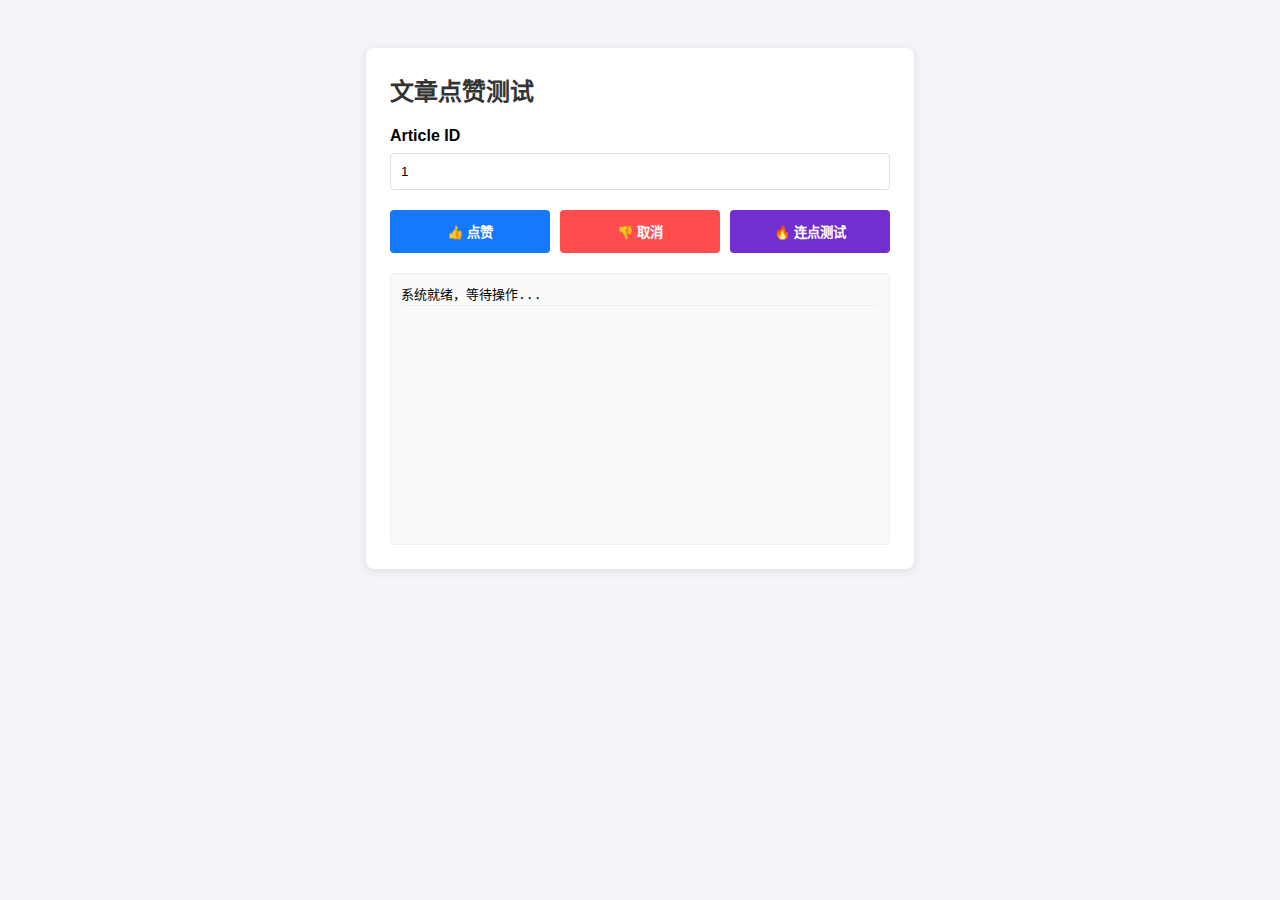
<file: src/main/resources/static/articleLike.html>
<!DOCTYPE html>
<html lang="zh-CN">
<head>
    <meta charset="UTF-8">
    <title>Article Like Test</title>
    <style>
        body { font-family: -apple-system, sans-serif; padding: 40px; background: #f4f4f9; }
        .card { background: white; padding: 24px; border-radius: 8px; box-shadow: 0 2px 10px rgba(0,0,0,0.1); max-width: 500px; margin: auto; }
        h2 { margin-top: 0; color: #333; }
        .input-group { margin-bottom: 20px; }
        label { display: block; margin-bottom: 8px; font-weight: bold; }
        input { padding: 10px; width: 100%; border: 1px solid #ddd; border-radius: 4px; box-sizing: border-box; }
        .btn-group { display: flex; gap: 10px; }
        button { flex: 1; padding: 12px; border: none; border-radius: 4px; cursor: pointer; font-weight: bold; transition: opacity 0.2s; }
        .btn-like { background: #1677ff; color: white; }
        .btn-unlike { background: #ff4d4f; color: white; }
        .btn-stress { background: #722ed1; color: white; }
        button:hover { opacity: 0.8; }
        .log { margin-top: 20px; height: 250px; overflow-y: auto; border: 1px solid #eee; padding: 10px; font-size: 13px; background: #fafafa; border-radius: 4px; font-family: monospace; }
        .log-item { margin-bottom: 4px; border-bottom: 1px solid #f0f0f0; padding-bottom: 2px; }
        .status-200 { color: #52c41a; }
        .status-err { color: #f5222d; }
    </style>
</head>
<body>

<div class="card">
    <h2>文章点赞测试</h2>

    <div class="input-group">
        <label>Article ID</label>
        <input type="number" id="articleId" value="1">
    </div>

    <div class="btn-group">
        <button class="btn-like" onclick="sendLike(true)">👍 点赞</button>
        <button class="btn-unlike" onclick="sendLike(false)">👎 取消</button>
        <button class="btn-stress" onclick="stressTest()">🔥 连点测试</button>
    </div>

    <div class="log" id="log">
        <div class="log-item">系统就绪，等待操作...</div>
    </div>
</div>

<script>
    // 1. 确保基础 URL 正确（检查后端 Controller 的 @RequestMapping）
    const BASE_URL = "http://192.168.0.101:8080/article/like";

    // 2. 这里的 Key 必须和你在登录页面存的时候一致
    const TOKEN_STORAGE_NAME = "Authorization";

    function log(msg, isError = false) {
        const div = document.getElementById("log");
        const time = new Date().toLocaleTimeString();
        const className = isError ? 'status-err' : 'status-200';
        div.innerHTML += `<div class="log-item">[${time}] <span class="${className}">${msg}</span></div>`;
        div.scrollTop = div.scrollHeight;
    }

    function getHeaders() {
        const token = localStorage.getItem(TOKEN_STORAGE_NAME);
        if (!token) {
            log("警告：未在 LocalStorage 中找到 Token！", true);
        }
        return {
            "Content-Type": "application/json",
            // 关键：Header 的 Key 必须是 Authorization，值通常需要加 Bearer
            "Authorization": token ? (token.startsWith("Bearer ") ? token : "Bearer " + token) : ""
        };
    }

    async function sendLike(isLike) {
        const id = document.getElementById("articleId").value;
        const url = isLike ? `${BASE_URL}/${id}` : `${BASE_URL}/not/${id}`;

        try {
            const res = await fetch(url, {
                method: "POST",
                headers: getHeaders()
            });

            if (res.ok) {
                log(`${isLike ? '点赞' : '取消'}成功 | 状态码: ${res.status}`);
            } else {
                log(`${isLike ? '点赞' : '取消'}失败 | 状态码: ${res.status}`, true);
                if(res.status === 401) log("原因：Token 无效或已过期", true);
            }
        } catch (err) {
            log("网络错误：无法连接到后端服务器", true);
        }
    }

    async function stressTest() {
        const id = document.getElementById("articleId").value;
        log("🚀 开始并发连点测试 (50次)...", false);

        const tasks = [];
        for (let i = 0; i < 50; i++) {
            const isLike = Math.random() > 0.5;
            const url = isLike ? `${BASE_URL}/${id}` : `${BASE_URL}/not/${id}`;

            // 使用 push 收集所有 promise 以便观察并发效果
            tasks.push(
                fetch(url, { method: "POST", headers: getHeaders() })
                    .then(res => log(`并发请求 ${i+1}: ${res.status} ${res.ok ? '✅' : '❌'}`))
                    .catch(() => log(`并发请求 ${i+1}: 失败`, true))
            );
        }
        await Promise.all(tasks);
        log("🏁 测试完成");
    }
</script>

</body>
</html>
</file>
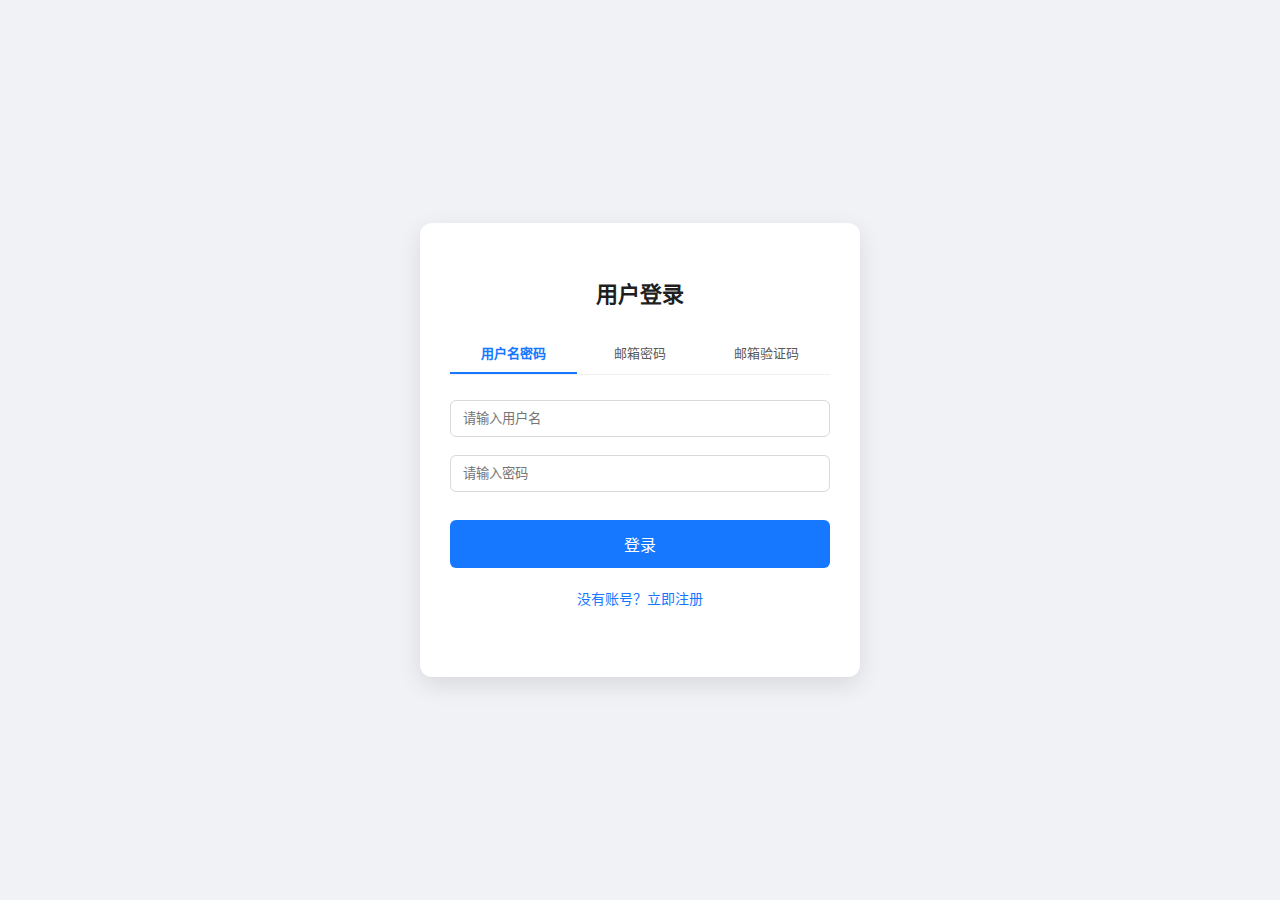
<file: src/main/resources/static/login.html>
<!DOCTYPE html>
<html lang="zh-CN">
<head>
    <meta charset="UTF-8">
    <meta name="viewport" content="width=device-width, initial-scale=1.0">
    <title>用户登录 - MyProject</title>
    <style>
        body { font-family: 'Segoe UI', Arial, sans-serif; background: #f0f2f5; margin: 0; display: flex; align-items: center; justify-content: center; height: 100vh; }
        .login-container { width: 380px; padding: 35px 30px; background: #fff; border-radius: 12px; box-shadow: 0 8px 24px rgba(0,0,0,.1); }
        .login-container h2 { text-align: center; margin-bottom: 25px; color: #1f1f1f; font-size: 22px; }

        /* 三 Tab 切换样式 */
        .login-tabs { display: flex; justify-content: space-between; margin-bottom: 25px; border-bottom: 1px solid #f0f0f0; }
        .tab-item { padding: 10px 5px; cursor: pointer; color: #595959; font-size: 13px; border-bottom: 2px solid transparent; transition: all 0.3s; flex: 1; text-align: center; }
        .tab-item.active { color: #1677ff; border-bottom: 2px solid #1677ff; font-weight: 600; }

        .form-group { margin-bottom: 18px; }
        .login-container input { width: 100%; padding: 10px 12px; box-sizing: border-box; border: 1px solid #d9d9d9; border-radius: 6px; outline: none; transition: all 0.3s; }
        .login-container input:focus { border-color: #40a9ff; box-shadow: 0 0 0 2px rgba(24,144,255,0.1); }

        /* 验证码布局 */
        .code-group { display: flex; gap: 8px; }
        .btn-send { width: 110px; background: #f5f5f5; border: 1px solid #d9d9d9; border-radius: 6px; cursor: pointer; font-size: 12px; color: #666; transition: all 0.3s; white-space: nowrap; }
        .btn-send:disabled { cursor: not-allowed; color: #bcbcbc; background: #fafafa; }

        .btn-login { width: 100%; padding: 12px; background: #1677ff; color: #fff; border: none; border-radius: 6px; cursor: pointer; font-size: 16px; margin-top: 10px; transition: background 0.3s; }
        .btn-login:hover { background: #40a9ff; }

        .login-form { display: none; }
        .login-form.active { display: block; }

        .error { color: #ff4d4f; font-size: 13px; text-align: center; margin-top: 15px; min-height: 1.5em; }
        .footer-links { text-align: center; margin-top: 20px; font-size: 14px; }
        .footer-links a { color: #1677ff; text-decoration: none; }
    </style>
</head>
<body>

<div class="login-container">
    <h2>用户登录</h2>

    <div class="login-tabs" id="loginTabs">
        <div class="tab-item active" data-type="user">用户名密码</div>
        <div class="tab-item" data-type="emailPwd">邮箱密码</div>
        <div class="tab-item" data-type="emailCode">邮箱验证码</div>
    </div>

    <div id="userForm" class="login-form active">
        <div class="form-group">
            <input type="text" id="username" placeholder="请输入用户名" autocomplete="username">
        </div>
        <div class="form-group">
            <input type="password" id="userPwd" placeholder="请输入密码" autocomplete="current-password">
        </div>
        <button class="btn-login submit-btn" data-mode="user">登录</button>
    </div>

    <div id="emailPwdForm" class="login-form">
        <div class="form-group">
            <input type="email" id="emailP" placeholder="注册邮箱" autocomplete="email">
        </div>
        <div class="form-group">
            <input type="password" id="emailPwd" placeholder="请输入密码">
        </div>
        <button class="btn-login submit-btn" data-mode="emailPwd">登录</button>
    </div>

    <div id="emailCodeForm" class="login-form">
        <div class="form-group">
            <input type="email" id="emailC" placeholder="请输入邮箱">
        </div>
        <div class="form-group code-group">
            <input type="text" id="verifyCode" placeholder="六位验证码">
            <button id="sendBtn" class="btn-send">获取验证码</button>
        </div>
        <button class="btn-login submit-btn" data-mode="emailCode">登录</button>
    </div>

    <div class="footer-links">
        <a href="register.html">没有账号？立即注册</a>
    </div>

    <div class="error" id="errorMsg"></div>
</div>

<script type="module" src="js/login.js"></script>
</body>
</html>
</file>
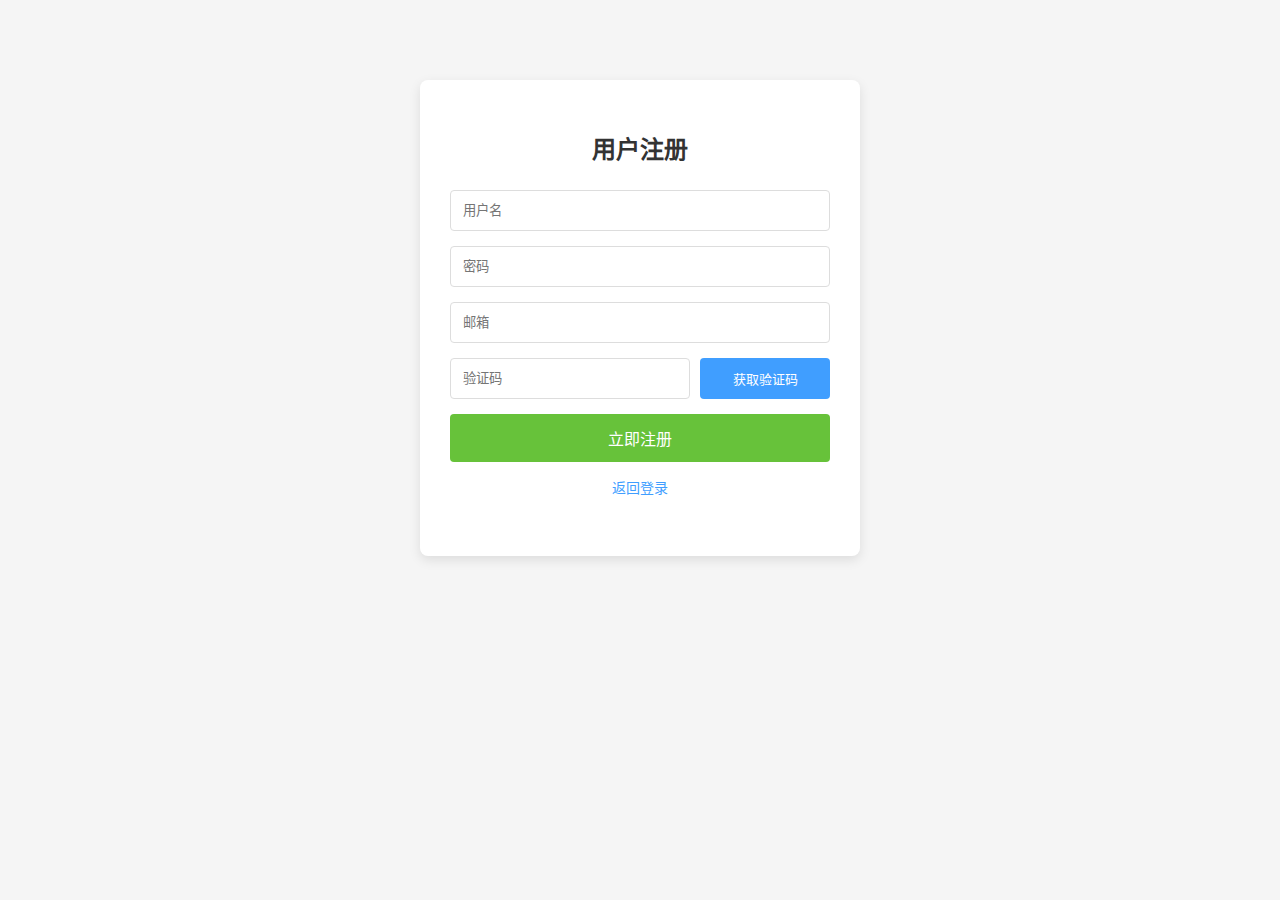
<file: src/main/resources/static/register.html>
<!DOCTYPE html>
<html lang="zh-CN">
<head>
    <meta charset="UTF-8">
    <title>用户注册</title>
    <style>
        body { font-family: Arial, sans-serif; background: #f5f5f5; }
        .register-container { width: 380px; margin: 80px auto; padding: 30px; background: #fff; border-radius: 8px; box-shadow: 0 4px 12px rgba(0,0,0,.1); }
        .register-container h2 { text-align: center; margin-bottom: 25px; color: #333; }
        .register-container input { width: 100%; padding: 12px; margin-bottom: 15px; box-sizing: border-box; border: 1px solid #ddd; border-radius: 4px; outline: none; }
        .register-container input:focus { border-color: #409eff; }

        .code-container { display: flex; gap: 10px; margin-bottom: 15px; }
        .code-container input { margin-bottom: 0; flex: 1; }
        .code-container button { width: 130px; background: #409eff; color: #fff; border: none; border-radius: 4px; cursor: pointer; font-size: 13px; }
        .code-container button:disabled { background: #a0cfff; cursor: not-allowed; }

        .register-container .btn-reg { width: 100%; padding: 12px; background: #67c23a; color: #fff; border: none; border-radius: 4px; cursor: pointer; font-size: 16px; }
        .register-container .btn-reg:hover { background: #529b2e; }

        .error { color: #f56c6c; font-size: 14px; text-align: center; margin-top: 15px; min-height: 1em; }
        .back { text-align: center; margin-top: 15px; font-size: 14px; }
        .back a { color: #409eff; text-decoration: none; }
    </style>
</head>
<body>

<div class="register-container">
    <h2>用户注册</h2>

    <input type="text" id="username" placeholder="用户名" autocomplete="username">
    <input type="password" id="password" placeholder="密码" autocomplete="new-password">
    <input type="email" id="email" placeholder="邮箱" autocomplete="email">

    <div class="code-container">
        <input type="text" id="verifyCode" placeholder="验证码">
        <button id="sendBtn">获取验证码</button>
    </div>

    <button class="btn-reg" id="regBtn">立即注册</button>

    <div class="back">
        <a href="login.html">返回登录</a>
    </div>

    <div id="errorMsg" class="error"></div>
</div>

<script type="module" src="js/register.js"></script>

</body>
</html>
</file>
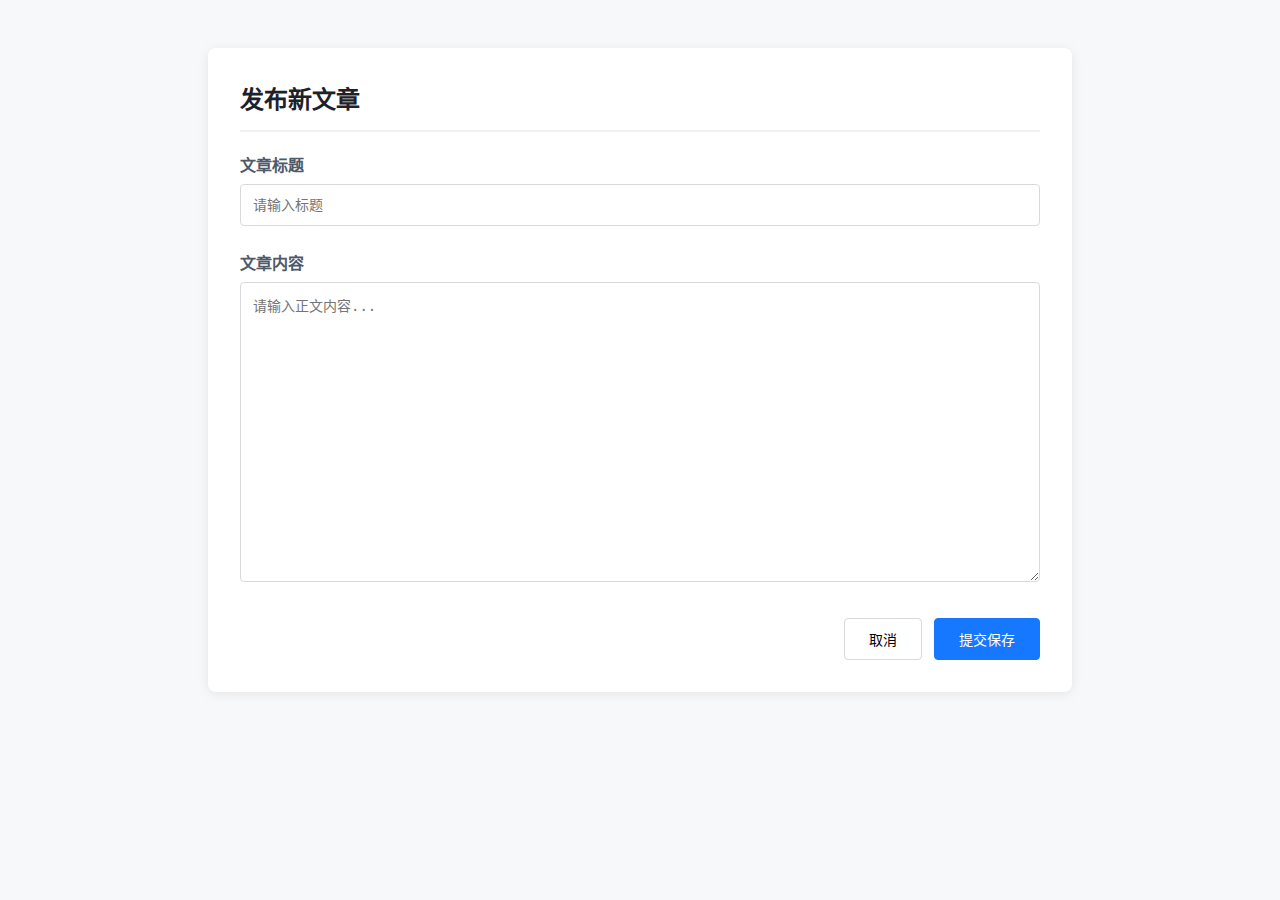
<file: src/main/resources/static/updateArticle.html>
<!DOCTYPE html>
<html lang="zh-CN">
<head>
    <meta charset="UTF-8">
    <title>文章编辑 - MyProject</title>
    <style>
        :root { --primary-color: #1677ff; }
        body { font-family: -apple-system, sans-serif; background: #f7f8fa; padding: 40px; }
        .editor-container { max-width: 800px; margin: 0 auto; background: #fff; padding: 32px; border-radius: 8px; box-shadow: 0 2px 12px rgba(0,0,0,0.08); }
        h2 { margin-top: 0; color: #1d2129; border-bottom: 2px solid #f0f0f0; padding-bottom: 15px; }

        .form-item { margin-bottom: 24px; }
        label { display: block; margin-bottom: 8px; font-weight: 600; color: #4e5969; }
        input[type="text"], textarea {
            width: 100%; padding: 12px; border: 1px solid #d9d9d9; border-radius: 4px;
            box-sizing: border-box; font-size: 14px; transition: all 0.3s;
        }
        input:focus, textarea:focus { border-color: var(--primary-color); outline: none; box-shadow: 0 0 0 2px rgba(22,119,255,0.1); }
        textarea { height: 300px; resize: vertical; }

        .btn-group { display: flex; gap: 12px; justify-content: flex-end; margin-top: 32px; }
        .btn { padding: 10px 24px; border-radius: 4px; cursor: pointer; font-size: 14px; border: 1px solid #d9d9d9; transition: 0.2s; }
        .btn-primary { background: var(--primary-color); color: white; border-color: var(--primary-color); }
        .btn-primary:hover { background: #4096ff; }
        .btn-cancel { background: #fff; }
        .btn-cancel:hover { color: var(--primary-color); border-color: var(--primary-color); }

        .loading-mask { display: none; color: #1677ff; font-weight: bold; margin-bottom: 10px; }
    </style>
</head>
<body>

<div class="editor-container">
    <h2 id="pageTitle">发布新文章</h2>

    <div id="loading" class="loading-mask">正在加载原文章内容...</div>

    <div class="form-item">
        <label>文章标题</label>
        <input type="text" id="title" placeholder="请输入标题">
    </div>

    <div class="form-item">
        <label>文章内容</label>
        <textarea id="content" placeholder="请输入正文内容..."></textarea>
    </div>

    <div class="btn-group">
        <button class="btn btn-cancel" onclick="history.back()">取消</button>
        <button class="btn btn-primary" id="submitBtn" onclick="submit()">提交保存</button>
    </div>
</div>

<script>
    const API_BASE = "http://192.168.0.101:8080/article";
    const TOKEN_KEY = "Authorization";

    // 从 URL 获取 ID 参数 (例如: edit.html?id=1)
    const urlParams = new URLSearchParams(window.location.search);
    const articleId = urlParams.get('id');

    // 页面加载逻辑
    window.onload = async () => {
        if (articleId) {
            document.getElementById('pageTitle').innerText = "修改文章";
            await loadOriginalData(articleId);
        }
    };

    // 获取请求头
    function getHeaders() {
        const token = localStorage.getItem(TOKEN_KEY);
        return {
            "Content-Type": "application/json",
            "Authorization": token ? (token.startsWith("Bearer ") ? token : "Bearer " + token) : ""
        };
    }

    // [修改模式专用] 加载原数据
    async function loadOriginalData(id) {
        document.getElementById('loading').style.display = 'block';
        try {
            const res = await fetch(`${API_BASE}/searchDetail`, {
                method: "POST",
                headers: getHeaders(),
                body: JSON.stringify({ id: id })
            });
            const result = await res.json();
            if (result.code === 200) {
                document.getElementById('title').value = result.data.title;
                document.getElementById('content').value = result.data.content;
            } else {
                alert("获取原内容失败：" + result.message);
            }
        } catch (err) {
            alert("网络错误，无法加载数据");
        } finally {
            document.getElementById('loading').style.display = 'none';
        }
    }

    // 提交逻辑 (Add 或 Update)
    async function submit() {
        const title = document.getElementById('title').value.trim();
        const content = document.getElementById('content').value.trim();

        if (!title || !content) {
            alert("标题和内容不能为空");
            return;
        }

        const submitBtn = document.getElementById('submitBtn');
        submitBtn.disabled = true;
        submitBtn.innerText = "提交中...";

        // 根据是否有 ID 判断是调用 add 还是 update
        const isEdit = !!articleId;
        const url = isEdit ? `${API_BASE}/update` : `${API_BASE}/add`;
        const method = isEdit ? "PUT" : "POST";

        // 构造数据体
        const payload = {
            title: title,
            content: content
        };
        if (isEdit) payload.id = articleId; // 修改时需要传 ID

        try {
            const res = await fetch(url, {
                method: method,
                headers: getHeaders(),
                body: JSON.stringify(payload)
            });
            const result = await res.json();

            if (result.code === 200) {
                alert(isEdit ? "修改成功！" : "发布成功！");
                // window.location.href = "list.html"; // 保存成功后跳转回列表页
            } else {
                alert("提交失败：" + result.message);
            }
        } catch (err) {
            alert("提交出错，请检查网络或后端跨域设置");
        } finally {
            submitBtn.disabled = false;
            submitBtn.innerText = "提交保存";
        }
    }
</script>

</body>
</html>
</file>
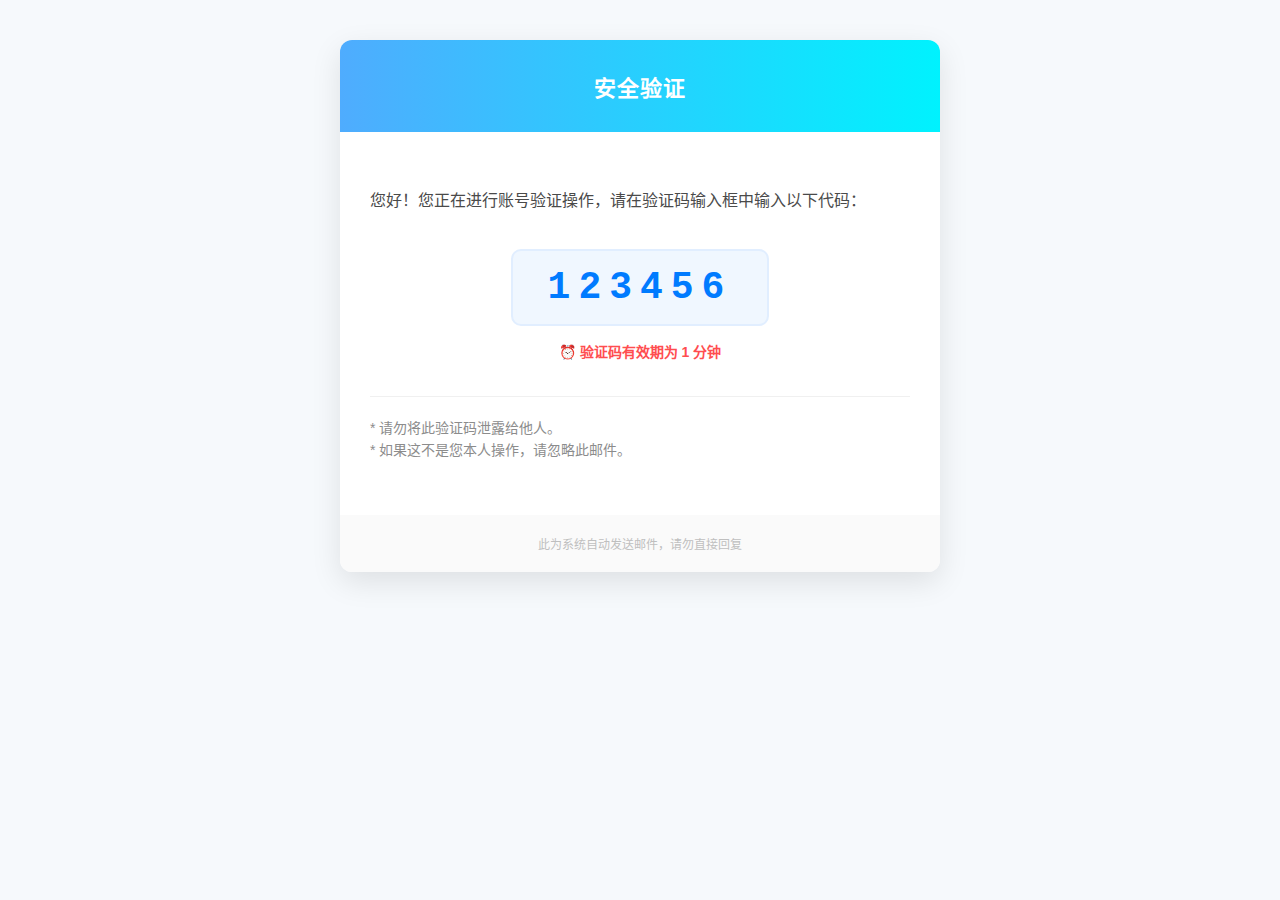
<file: src/main/resources/templates/email/verification.html>
<!DOCTYPE html>
<html xmlns:th="http://www.thymeleaf.org" lang="zh-CN">
<head>
    <meta charset="UTF-8">
    <title>邮箱验证码</title>
</head>
<body style="margin: 0; padding: 0; background-color: #f6f9fc; font-family: 'PingFang SC', 'Microsoft YaHei', sans-serif;">
<table align="center" border="0" cellpadding="0" cellspacing="0" width="100%" style="max-width: 600px; margin: 40px auto; background-color: #ffffff; border-radius: 12px; overflow: hidden; box-shadow: 0 10px 30px rgba(0,0,0,0.1);">
    <tr>
        <td style="background: linear-gradient(90deg, #4facfe 0%, #00f2fe 100%); padding: 30px; text-align: center;">
            <h1 style="color: #ffffff; margin: 0; font-size: 22px; letter-spacing: 1px;">安全验证</h1>
        </td>
    </tr>

    <tr>
        <td style="padding: 40px 30px;">
            <p style="font-size: 16px; color: #4a4a4a; line-height: 1.6;">
                您好！您正在进行账号验证操作，请在验证码输入框中输入以下代码：
            </p>

            <div style="text-align: center; margin: 35px 0;">
                <div style="display: inline-block; background-color: #f0f7ff; border: 2px solid #e1eeff; padding: 15px 35px; border-radius: 10px;">
                        <span th:text="${code}" style="font-size: 38px; font-weight: bold; color: #007bff; letter-spacing: 8px; font-family: 'Courier New', monospace;">
                            123456
                        </span>
                </div>
                <p style="margin-top: 15px;">
                        <span style="color: #ff4d4f; font-size: 14px; font-weight: bold;">
                            ⏰ 验证码有效期为 1 分钟
                        </span>
                </p>
            </div>

            <p style="font-size: 14px; color: #8c8c8c; line-height: 1.6; border-top: 1px solid #f0f0f0; padding-top: 20px;">
                * 请勿将此验证码泄露给他人。<br>
                * 如果这不是您本人操作，请忽略此邮件。
            </p>
        </td>
    </tr>

    <tr>
        <td style="background-color: #fafafa; padding: 20px; text-align: center;">
            <p style="font-size: 12px; color: #bfbfbf; margin: 0;">
                此为系统自动发送邮件，请勿直接回复
            </p>
        </td>
    </tr>
</table>
</body>
</html>
</file>
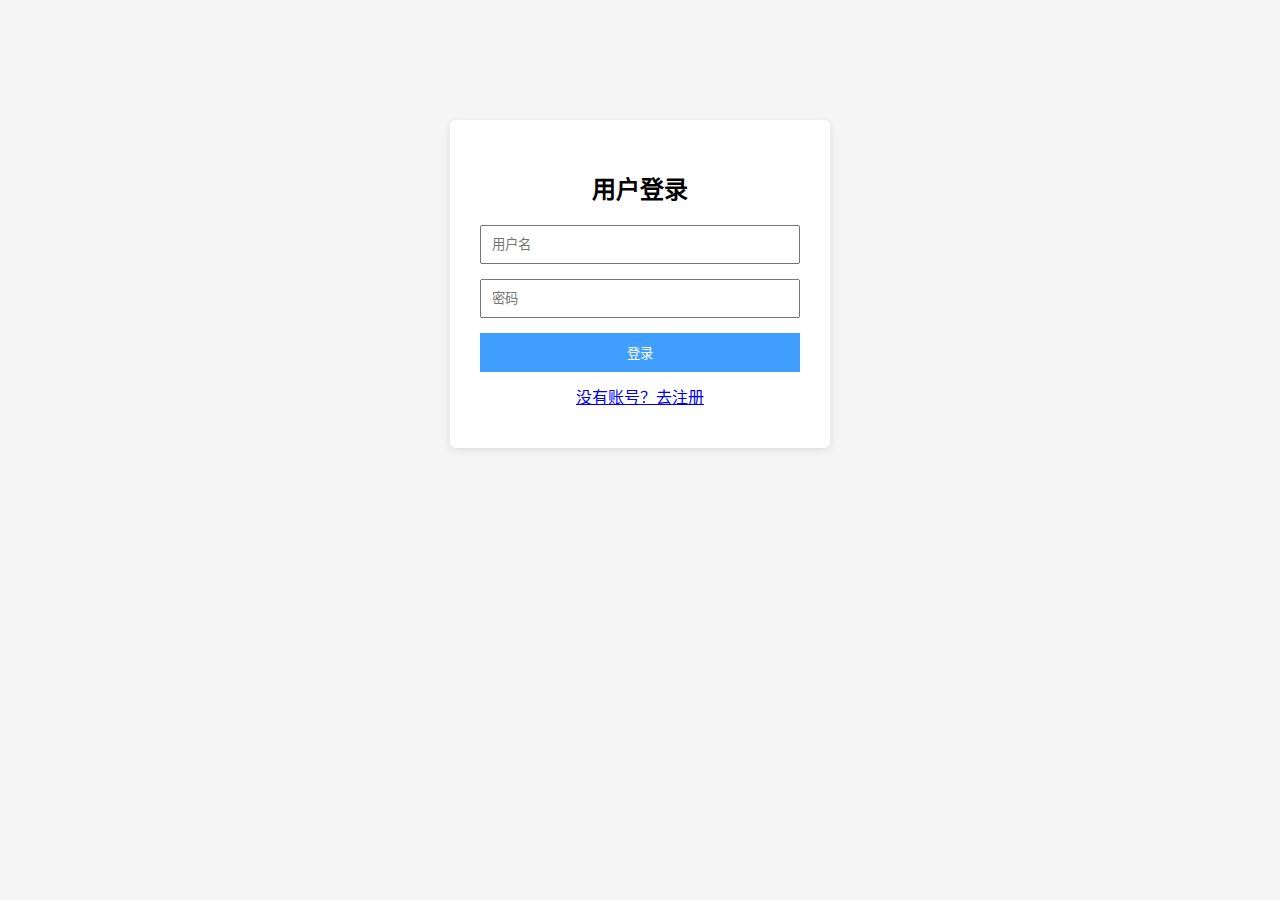
<file: src/main/webapp/static/html/login.html>
<!DOCTYPE html>
<html lang="zh-CN">
<head>
    <meta charset="UTF-8">
    <title>登录</title>
    <style>
        body {
            font-family: Arial, sans-serif;
            background: #f5f5f5;
        }

        .login-container {
            width: 320px;
            margin: 120px auto;
            padding: 30px;
            background: #fff;
            border-radius: 6px;
            box-shadow: 0 2px 8px rgba(0,0,0,.1);
        }

        .login-container h2 {
            text-align: center;
            margin-bottom: 20px;
        }

        .login-container input {
            width: 100%;
            padding: 10px;
            margin-bottom: 15px;
            box-sizing: border-box;
        }

        .login-container button {
            width: 100%;
            padding: 10px;
            background: #409eff;
            color: #fff;
            border: none;
            cursor: pointer;
        }

        .login-container button:hover {
            background: #337ecc;
        }

        .error {
            color: red;
            font-size: 14px;
            text-align: center;
            margin-top: 10px;
        }
    </style>
</head>
<body>

<div class="login-container">
    <h2>用户登录</h2>

    <input type="text" id="username" placeholder="用户名">
    <input type="password" id="password" placeholder="密码">

    <button onclick="login()">登录</button>
    <div style="text-align:center;margin-top:12px;">
        <a href="register.html">没有账号？去注册</a>
    </div>
    <div class="error" id="errorMsg"></div>
</div>

<script>
    function login() {
        const username = document.getElementById("username").value.trim();
        const password = document.getElementById("password").value.trim();
        const errorMsg = document.getElementById("errorMsg");

        errorMsg.innerText = "";

        if (!username || !password) {
            errorMsg.innerText = "用户名和密码不能为空";
            return;
        }

        fetch("http://localhost:8080/user/login", {
            method: "POST",
            headers: {
                "Content-Type": "application/json"
            },
            body: JSON.stringify({
                username: username,
                password: password
            })
        })
            .then(res => res.json())
            .then(res => {
                if (res.code === 0) {
                    alert("登录成功");
                    // 示例：跳转首页
                    // window.location.href = "/index.html";
                } else {
                    errorMsg.innerText = res.message;
                }
            })
            .catch(() => {
                errorMsg.innerText = "服务器异常，请稍后再试";
            });
    }
</script>

</body>
</html>
</file>
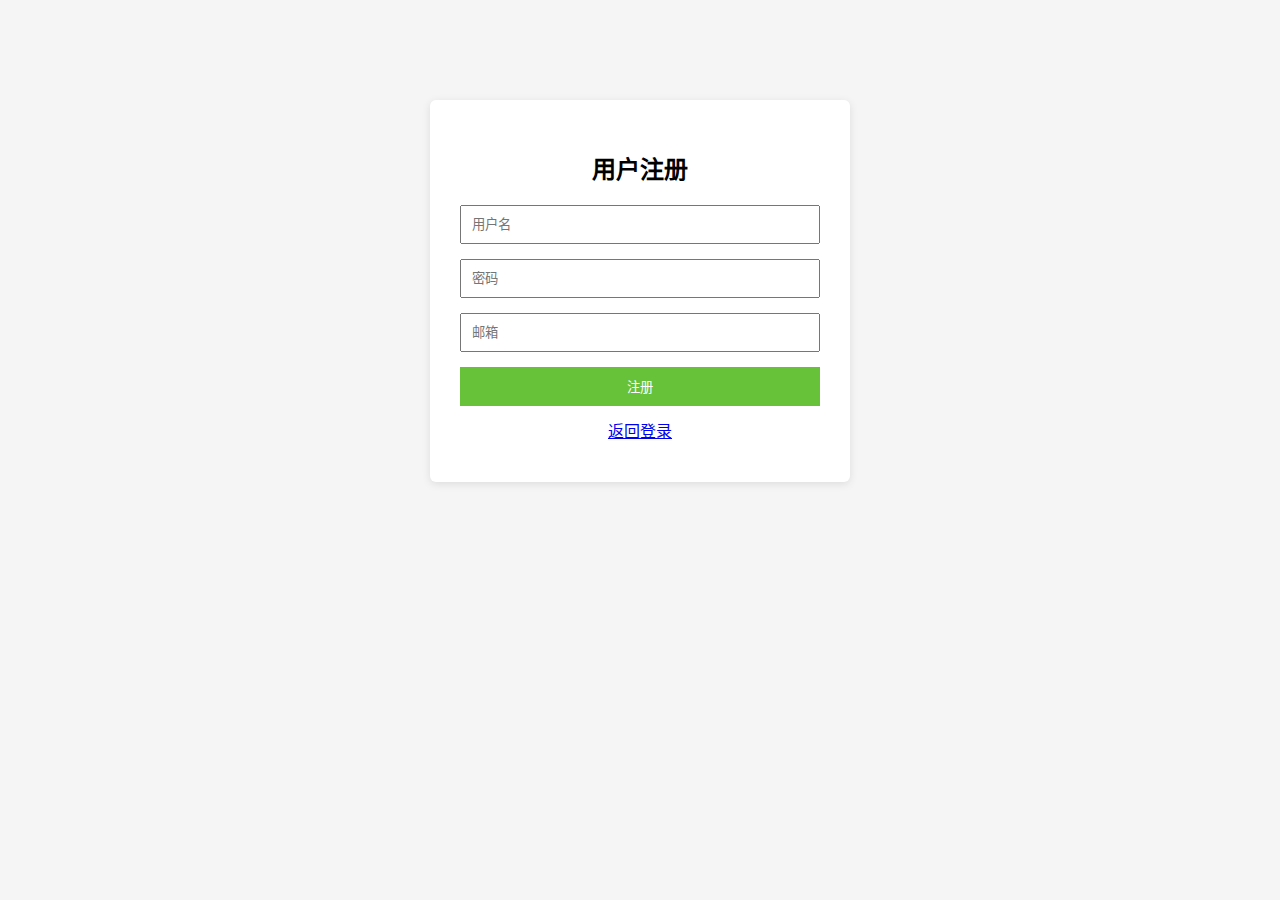
<file: src/main/webapp/static/html/register.html>
<!DOCTYPE html>
<html lang="zh-CN">
<head>
    <meta charset="UTF-8">
    <title>用户注册</title>
    <style>
        body {
            font-family: Arial, sans-serif;
            background: #f5f5f5;
        }

        .register-container {
            width: 360px;
            margin: 100px auto;
            padding: 30px;
            background: #fff;
            border-radius: 6px;
            box-shadow: 0 2px 8px rgba(0,0,0,.1);
        }

        .register-container h2 {
            text-align: center;
            margin-bottom: 20px;
        }

        .register-container input {
            width: 100%;
            padding: 10px;
            margin-bottom: 15px;
            box-sizing: border-box;
        }

        .register-container button {
            width: 100%;
            padding: 10px;
            background: #67c23a;
            color: #fff;
            border: none;
            cursor: pointer;
        }

        .register-container button:hover {
            background: #529b2e;
        }

        .error {
            color: red;
            font-size: 14px;
            text-align: center;
            margin-top: 10px;
        }

        .back {
            text-align: center;
            margin-top: 12px;
        }
    </style>
</head>
<body>

<div class="register-container">
    <h2>用户注册</h2>

    <input type="text" id="username" placeholder="用户名">
    <input type="password" id="password" placeholder="密码">
    <input type="email" id="email" placeholder="邮箱">

    <button onclick="register()">注册</button>

    <div class="back">
        <a href="login.html">返回登录</a>
    </div>

    <div class="error" id="errorMsg"></div>
</div>

<script>
    function register() {
        const username = document.getElementById("username").value.trim();
        const password = document.getElementById("password").value.trim();
        const email = document.getElementById("email").value.trim();
        const errorMsg = document.getElementById("errorMsg");

        errorMsg.innerText = "";

        if (!username || !password || !email) {
            errorMsg.innerText = "用户名、密码、邮箱不能为空";
            return;
        }

        fetch("http://localhost:8080/user/register", {
            method: "POST",
            headers: {
                "Content-Type": "application/json"
            },
            body: JSON.stringify({
                username: username,
                password: password,
                email: email
            })
        })
            .then(res => res.json())
            .then(res => {
                if (res.isSuccess === true) {
                    alert("注册成功，请登录");
                    window.location.href = "login.html";
                } else {
                    errorMsg.innerText = res.message;
                }
            })
            .catch(() => {
                errorMsg.innerText = "服务器异常，请稍后再试";
            });
    }
</script>

</body>
</html>
</file>
